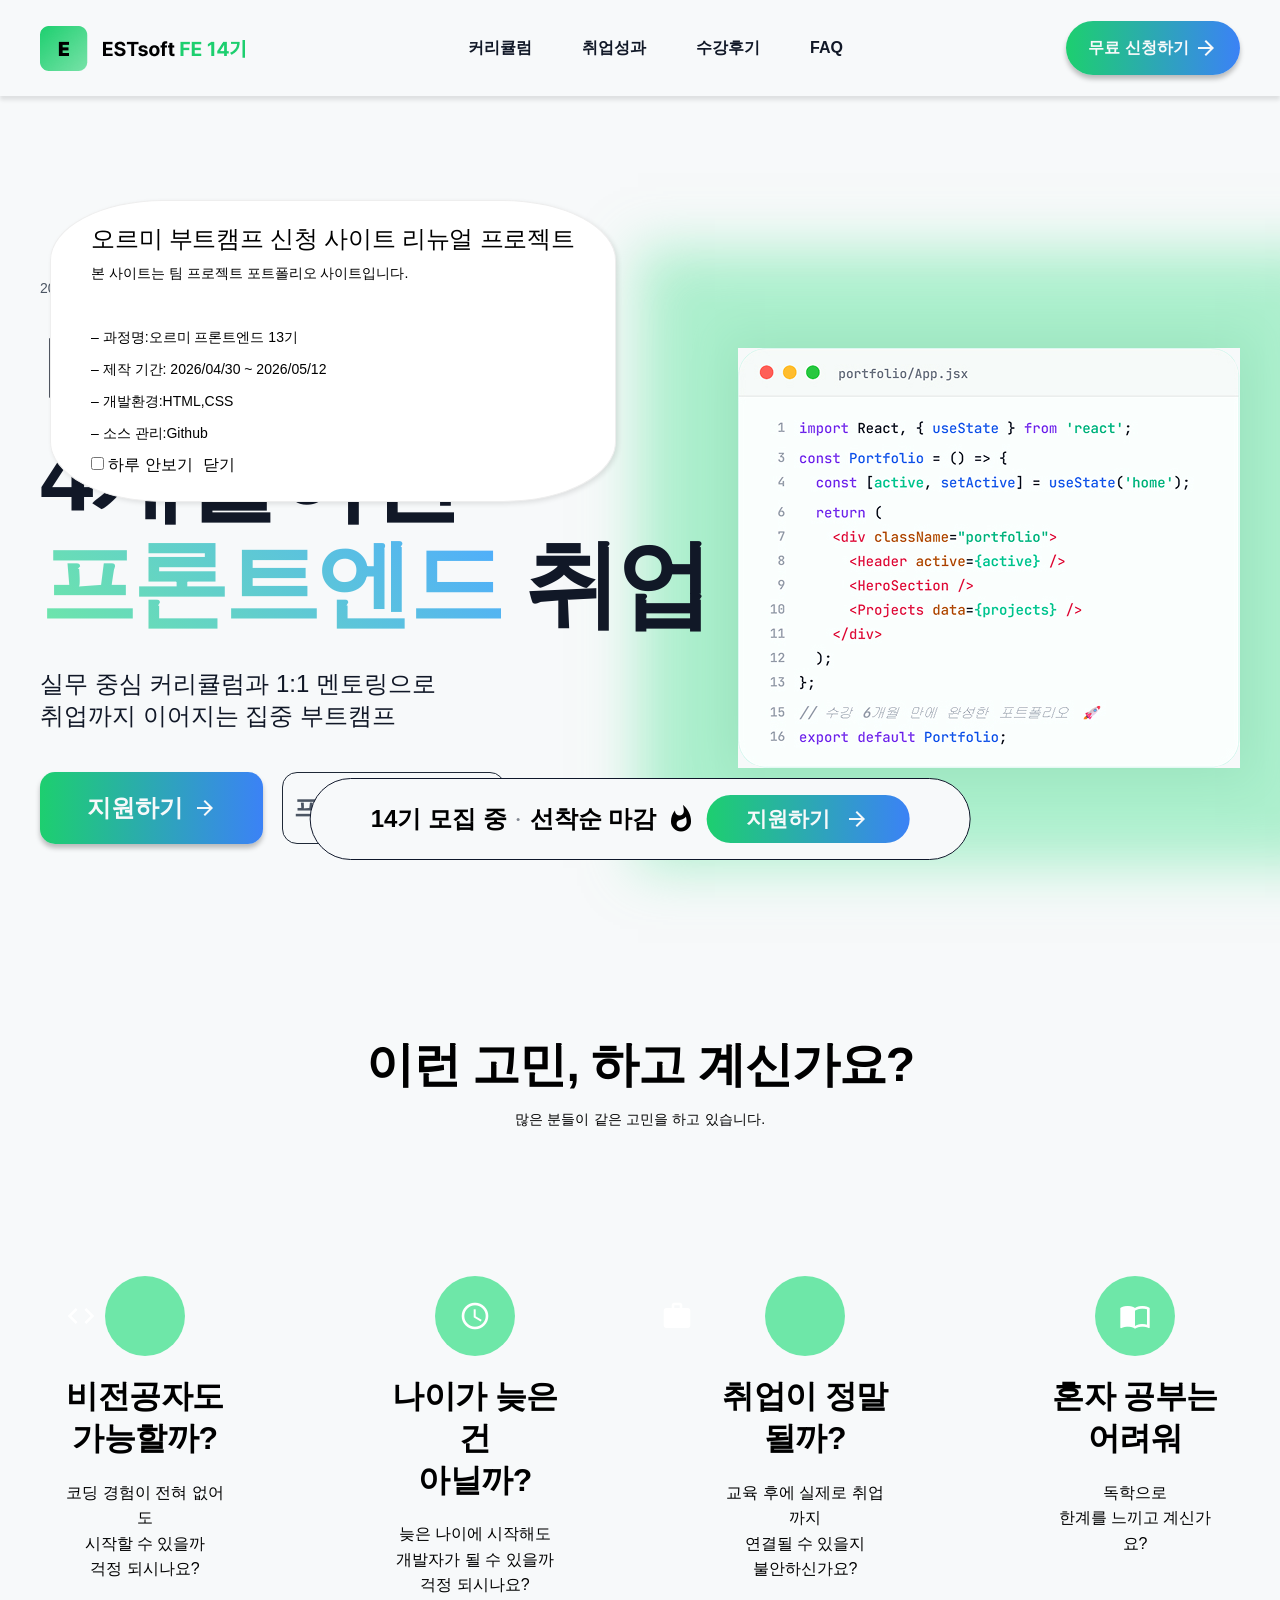
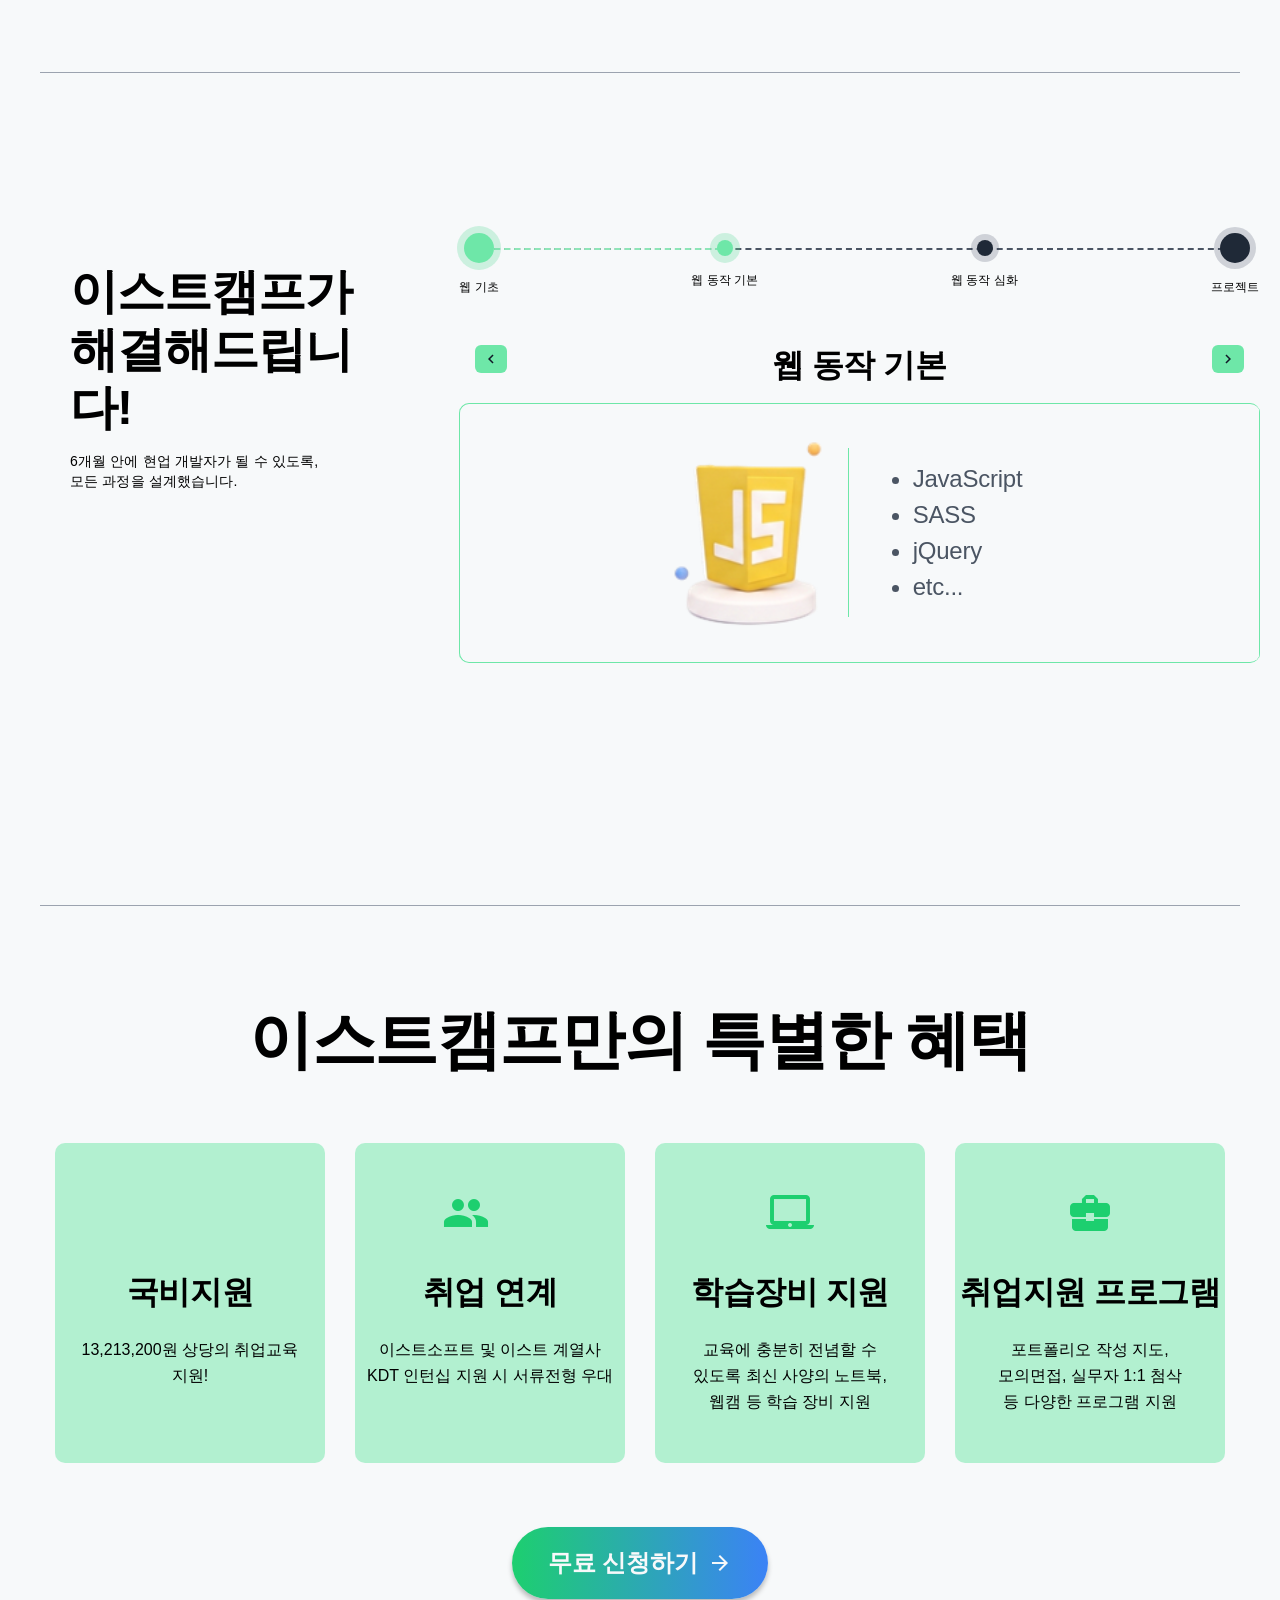
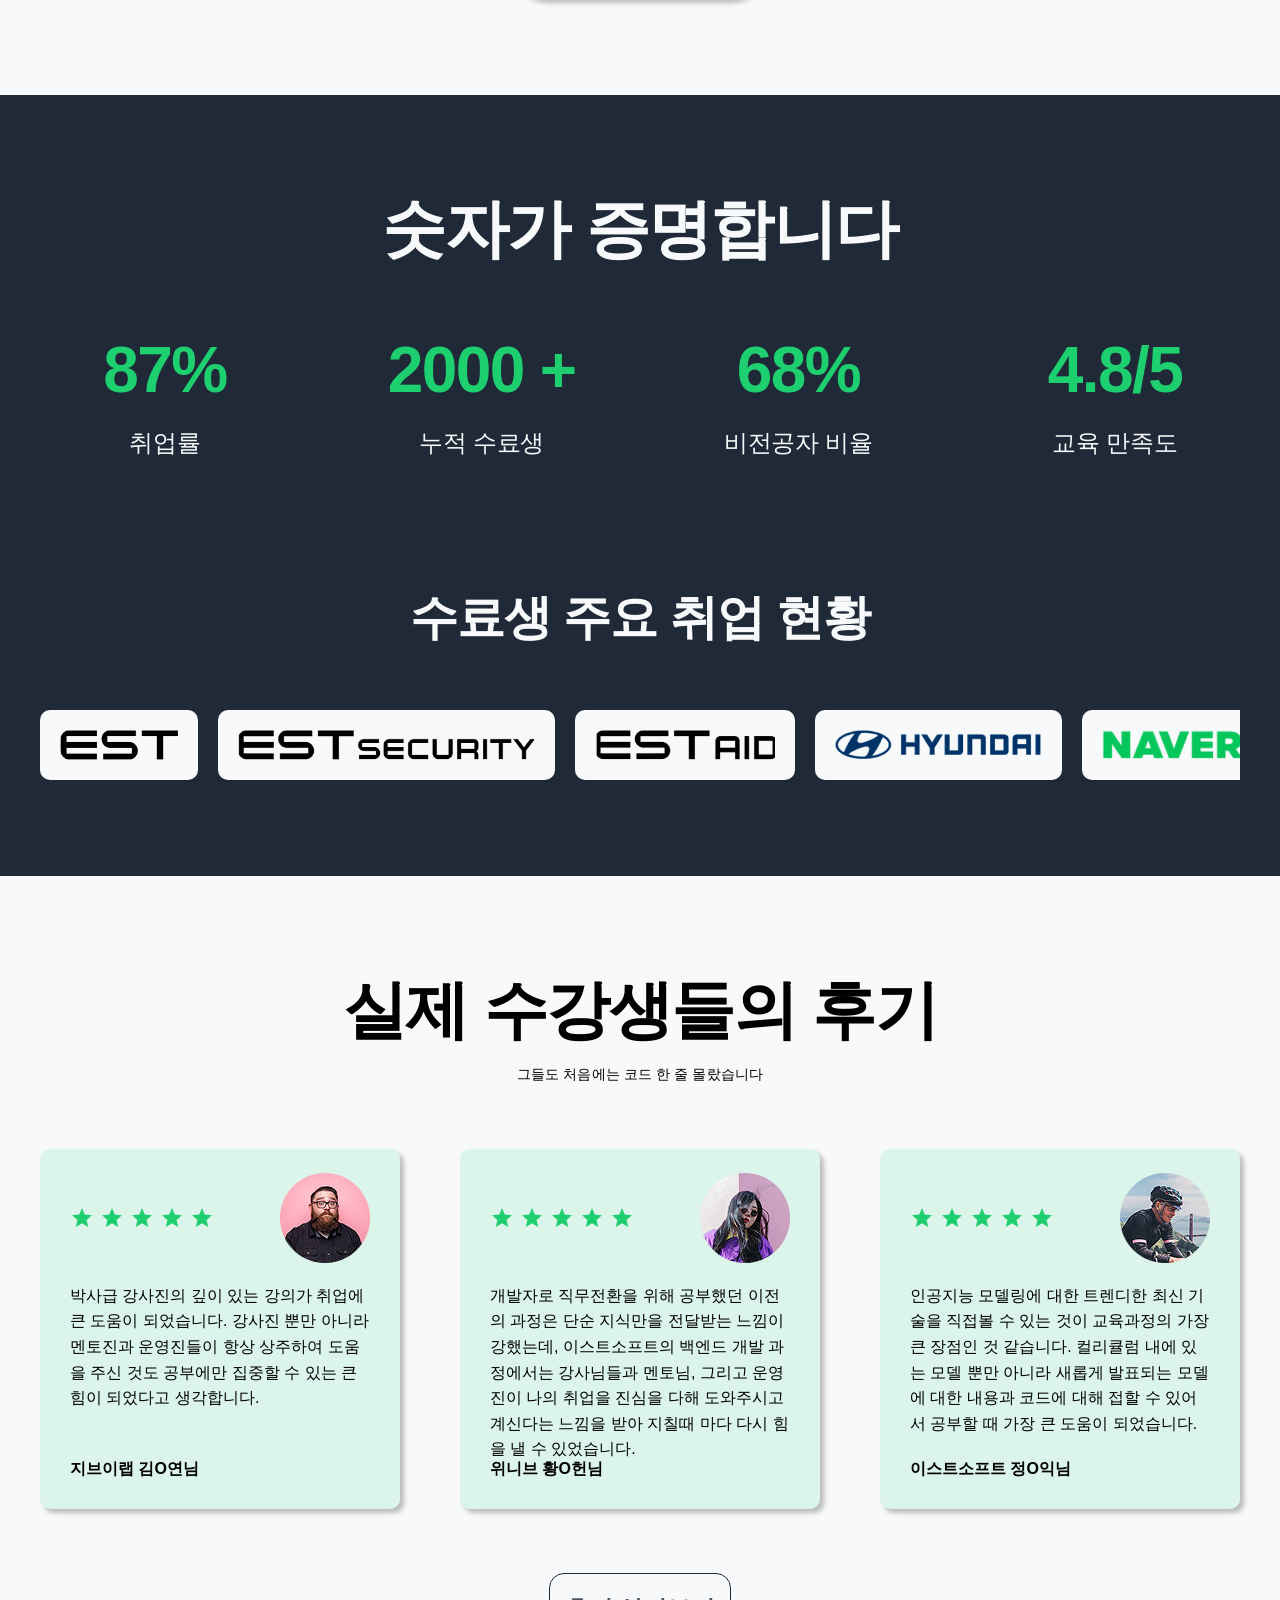
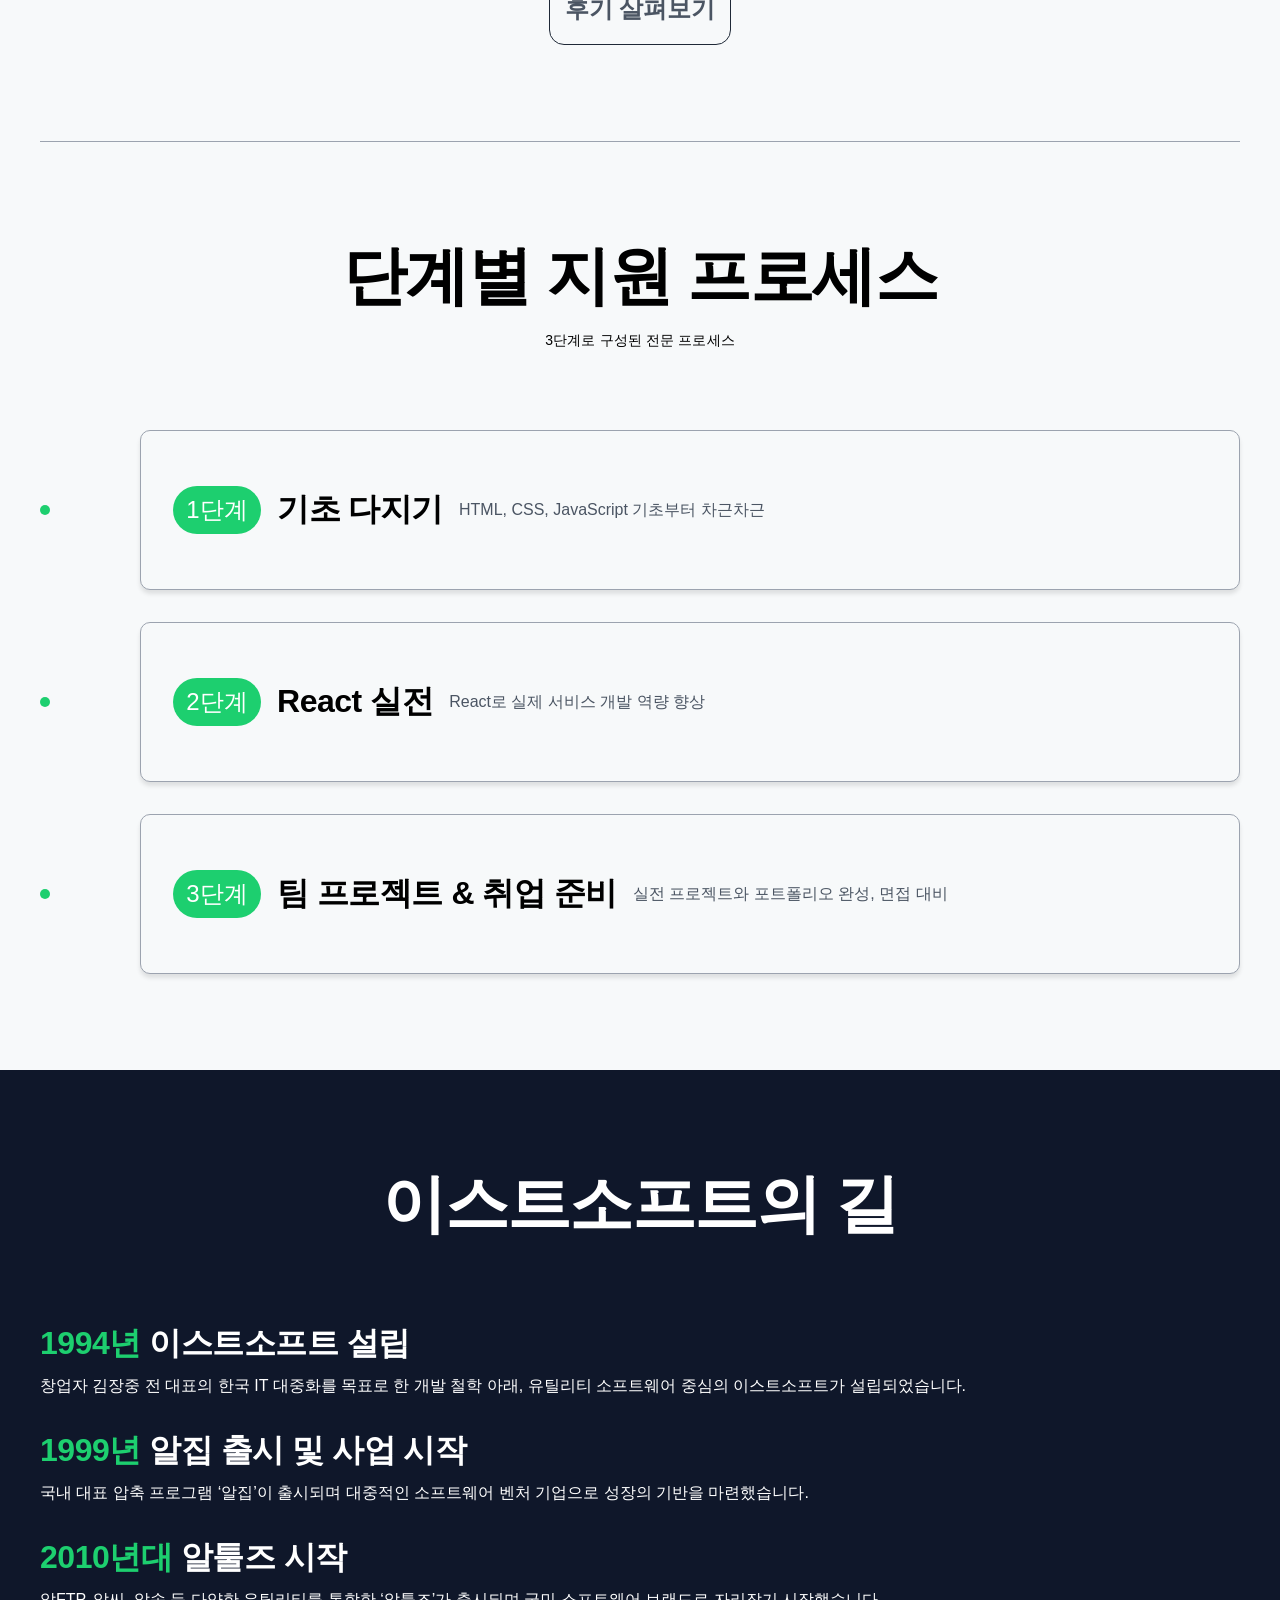
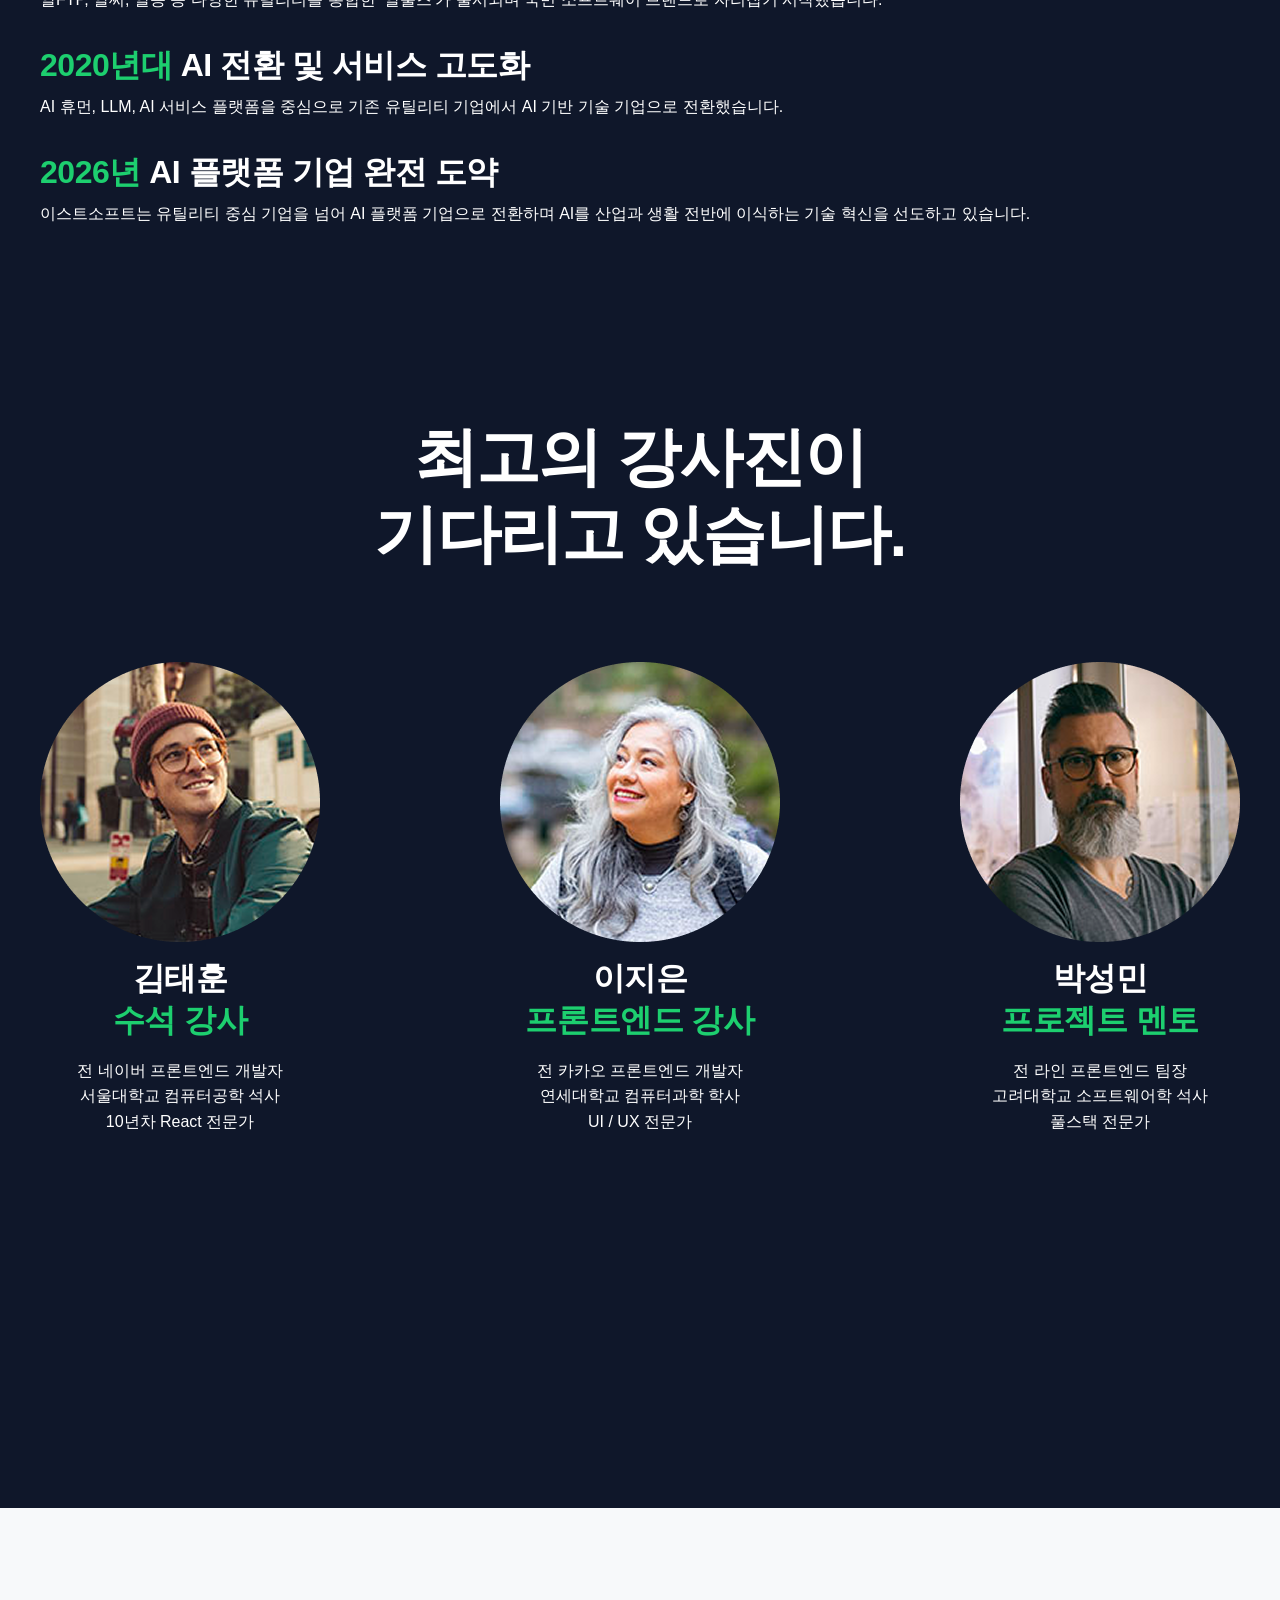
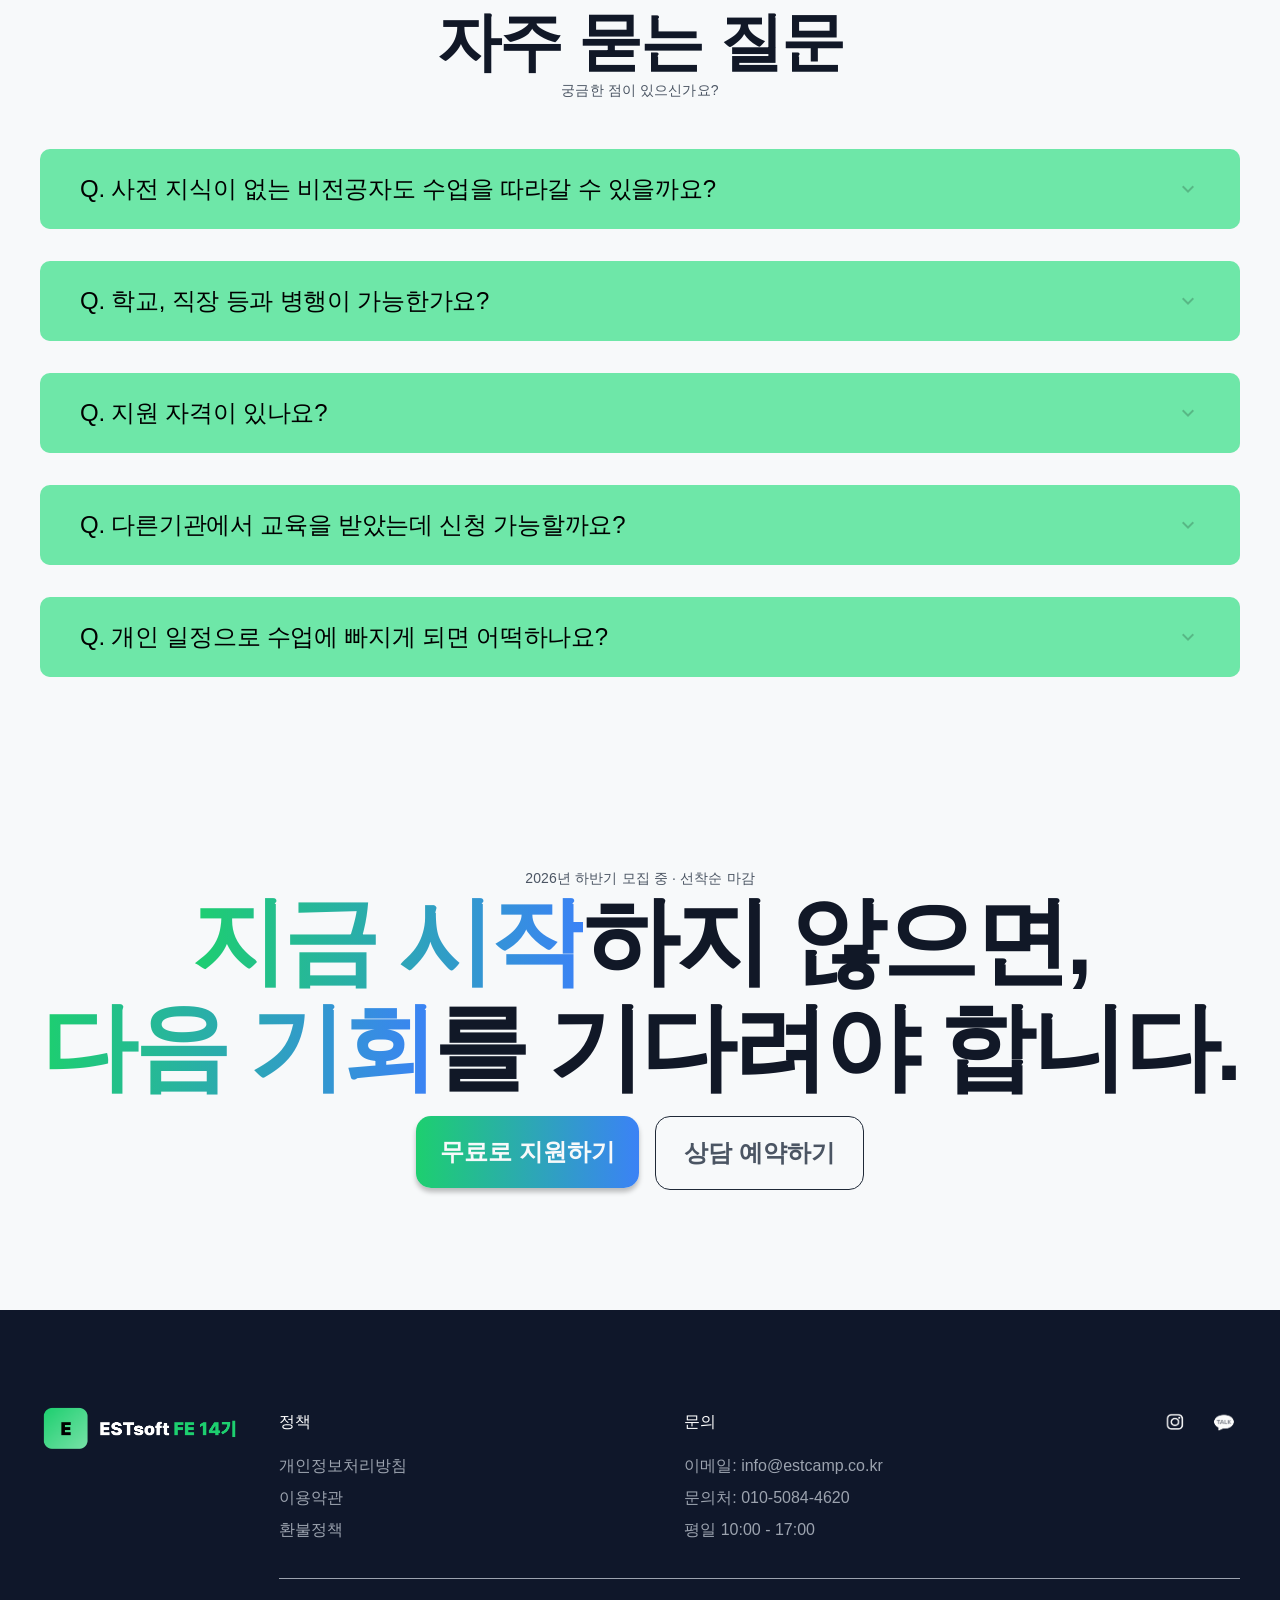
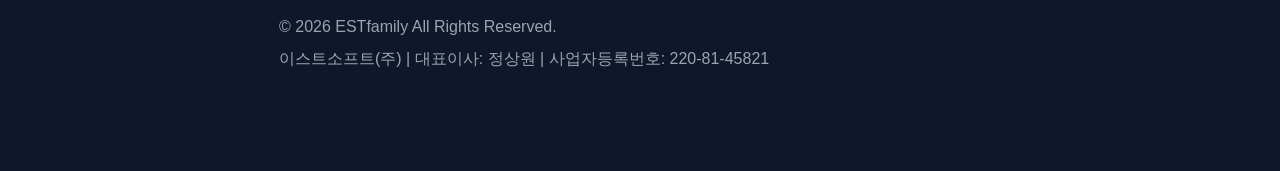
<file: index.html>
<!doctype html>
<html lang="ko">
  <head>
    <meta charset="UTF-8" />
    <meta name="viewport" content="width=device-width, initial-scale=1.0" />
    <title>이스트캠프 | 프론트엔드 14기</title>
    <meta
      name="description"
      content="이스트소프트 프론트엔드 과정 13기 1차 프로젝트 정적인 웹사이트 구현하기"
    />
    <link href="https://fonts.googleapis.com/icon?family=Material+Icons" rel="stylesheet" />
    <link rel="stylesheet" href="css/common.css" />
    <link rel="stylesheet" href="css/index.css" />
    <link rel="stylesheet" href="css/flex-utility.css" />
    <link rel="stylesheet" href="css/responsive.css" />
    <script defer src="js/index.js"></script>
  </head>
  <body>
    <!-- 김찬희 -->
    <header>
      <div class="container d-flex justify-content-between align-items-center">
        <input type="checkbox" id="menu-toggle" hidden />
        <h1 class="logo">
          <a href="index.html">
            <img src="images/Logo.png" alt="EST logo" />
            <span class="hidden">Logo</span>
          </a>
        </h1>
        <!-- <input type="checkbox" id="menu-toggle" hidden /> -->
        <nav>
          <ul class="d-flex align-items-center text-body-m">
            <li>
              <a href="#curriculum" class="nav-link active">커리큘럼</a>
            </li>
            <li>
              <a href="#result" class="nav-link">취업성과</a>
            </li>
            <li>
              <a href="#review" class="nav-link">수강후기</a>
            </li>
            <li class="nav-cta">
              <a href="#faq" class="nav-link">faq</a>
            </li>
          </ul>
          <div class="nav-btn">
            <a href="" class="btn btn-small">
              <span>무료 신청하기</span>
              <span class="material-icons arrow">arrow_forward</span>
            </a>
          </div>
        </nav>
        <label for="menu-toggle" class="material-icons menu"> menu </label>
        <label for="menu-toggle" class="material-icons close"> close </label>
      </div>
    </header>
    <!-- <div class="nav-overlay"></div> -->
    <nav>
      <div class="nav-panel">
        <ul class="d-flex align-items-center text-body-m">
          <li>
            <a href="#curriculum" class="nav-link active">커리큘럼</a>
          </li>
          <li>
            <a href="#result" class="nav-link">취업성과</a>
          </li>
          <li>
            <a href="#review" class="nav-link">수강후기</a>
          </li>
          <li class="nav-cta">
            <a href="#faq" class="nav-link">faq</a>
          </li>
        </ul>
        <div class="nav-btn">
          <a href="" class="btn btn-small">
            <span>무료 신청하기</span>
            <span class="material-icons arrow">arrow_forward</span>
          </a>
        </div>
      </div>
    </nav>
    <main>
      <!-- popup -->
     <div class="popup" id="popup">
      <h2 class="text-body-l">오르미 부트캠프 신청 사이트 리뉴얼 프로젝트</h2>
      <p>본 사이트는 팀 프로젝트 포트폴리오 사이트입니다.</p>
      </br>
      <p>&ndash; 과정명:오르미 프론트엔드 13기</p>
      <p>&ndash; 제작 기간: 2026/04/30 ~ 2026/05/12</p>
      <p>&ndash; 개발환경:HTML,CSS</p>
      <p>&ndash; 소스 관리:Github</p>
      </hr class="container">
      <input type="checkbox" id="agree" />
      <label for="agree">하루 안보기</label>
      <button>닫기</button>
     </div>
      <section class="hero inner-pd">
        <div class="container d-flex justify-content-between align-items-center">
          <div class="title-text">
            <span>2025년 하반기 모집 중 &middot; 선착순 마감</span>
            <h2 class="text-heading2">
              비전공자도,
              <br />
              4개월이면
              <br />
              <span>프론트엔드</span> 취업
            </h2>
            <p>실무 중심 커리큘럼과 1:1 멘토링으로</p>
            <p>취업까지 이어지는 집중 부트캠프</p>
            <div class="hero-btn-group">
              <a href="" class="btn btn-rec">
                <span>지원하기</span>
                <span class="material-icons arrow">arrow_forward</span>
              </a>
              <a href="" class="btn-detail">
                <span>프로그램 살펴보기</span>
              </a>
            </div>
          </div>
          <img src="images/hero.png" alt="" />
        </div>
      </section>
      <!-- /김찬희 -->
      <!-- 김정우 -->
      <section class="problem">
        <div class="container d-flex flex-column align-items-center">
          <h2 class="hidden">문제 제기</h2>
          <div class="title d-flex flex-column align-items-center g-1">
            <h3 class="text-heading5">이런 고민, 하고 계신가요?</h3>
            <p class="text-caption">많은 분들이 같은 고민을 하고 있습니다.</p>
          </div>

          <ul class="question d-flex justify-content-between align-items-center">
            <li class="question-container">
              <ul class="question-list d-flex flex-column align-items-center">
                <li>
                  <h3>
                    <span class="material-icons">code_off</span>
                  </h3>
                </li>
                <li>
                  <h4 class="text-heading6">
                    비전공자도 <br />
                    가능할까?
                  </h4>
                </li>
                <li>
                  <p class="text-body-m">
                    코딩 경험이 전혀 없어도 <br />
                    시작할 수 있을까 <br />
                    걱정 되시나요?
                  </p>
                </li>
              </ul>
            </li>
            <li class="question-container">
              <ul class="question-list d-flex flex-column align-items-center">
                <li>
                  <h3>
                    <span class="material-icons">access_time</span>
                  </h3>
                </li>
                <li>
                  <h4 class="text-heading6">
                    나이가 늦은건 <br />
                    아닐까?
                  </h4>
                </li>
                <li>
                  <p class="text-body-m">
                    늦은 나이에 시작해도 <br />
                    개발자가 될 수 있을까 <br />
                    걱정 되시나요?
                  </p>
                </li>
              </ul>
            </li>
            <li class="question-container">
              <ul class="question-list d-flex flex-column align-items-center">
                <li>
                  <h3>
                    <span class="material-icons">work_outline</span>
                  </h3>
                </li>
                <li>
                  <h4 class="text-heading6">
                    취업이 정말 <br />
                    될까?
                  </h4>
                </li>
                <li>
                  <p class="text-body-m">
                    교육 후에 실제로 취업까지 <br />
                    연결될 수 있을지 <br />
                    불안하신가요?
                  </p>
                </li>
              </ul>
            </li>
            <li class="question-container">
              <ul class="question-list d-flex flex-column align-items-center">
                <li>
                  <h3>
                    <span class="material-icons">import_contacts</span>
                  </h3>
                </li>
                <li>
                  <h4 class="text-heading6">
                    혼자 공부는 <br />
                    어려워
                  </h4>
                </li>
                <li>
                  <p class="text-body-m">
                    독학으로 <br />
                    한계를 느끼고 계신가요?
                  </p>
                </li>
              </ul>
            </li>
          </ul>
        </div>
      </section>
      <hr class="container" />
      <section id="curriculum" class="program">
        <div class="container d-flex">
          <h2 class="hidden">프로그램 소개</h2>
          <div class="title d-flex flex-column g-1">
            <h3 class="text-heading5">
              이스트캠프가
              <br />
              해결해드립니다!
            </h3>
            <p class="text-caption">
              6개월 안에 현업 개발자가 될 수 있도록, <br />
              모든 과정을 설계했습니다.
            </p>
          </div>
          <div class="program-list d-flex flex-column">
            <div>
              <ul class="progress d-flex align-items-start justify-content-between">
                <li class="active">
                  <ul class="progress-dot d-flex flex-column align-items-center">
                    <li class="circle"></li>
                    <li class="text-caption">웹 기초</li>
                  </ul>
                </li>

                <li class="active">
                  <ul class="progress-dot d-flex flex-column align-items-center">
                    <li class="circle small"></li>
                    <li class="text-caption">웹 동작 기본</li>
                  </ul>
                </li>

                <li>
                  <ul class="progress-dot d-flex flex-column align-items-center">
                    <li class="circle small"></li>
                    <li class="text-caption">웹 동작 심화</li>
                  </ul>
                </li>

                <li>
                  <ul class="progress-dot d-flex flex-column align-items-center">
                    <li class="circle"></li>
                    <li class="text-caption">프로젝트</li>
                  </ul>
                </li>
              </ul>
            </div>

            <div class="sliderwrap">
              <ul class="slidercontainer">
                <li class="d-flex align-items-center text-center">
                  <ul class="slider d-flex flex-column">
                    <li class="text-heading6">웹 기초</li>
                    <li>
                      <ul
                        class="slider-content d-flex align-items-center justify-content-center text-center"
                      >
                        <li><img src="images/CSS_HTML_img.png" alt="html,css" /></li>
                        <li class="divider"></li>
                        <li>
                          <ul class="list-decoration text-left">
                            <li class="text-body-l">HTML</li>
                            <li class="text-body-l">CSS</li>
                            <li class="text-body-l">GitHub초급</li>
                            <li class="text-body-l">Figma</li>
                          </ul>
                        </li>
                      </ul>
                    </li>
                  </ul>
                  <ul class="slider d-flex flex-column">
                    <li class="text-heading6">웹 동작 기본</li>
                    <li>
                      <ul
                        class="slider-content d-flex align-items-center justify-content-center text-center"
                      >
                        <li><img src="images/JS_img.png" alt="javascript" /></li>
                        <li class="divider"></li>
                        <li>
                          <ul class="list-decoration text-left">
                            <li class="text-body-l">JavaScript</li>
                            <li class="text-body-l">SASS</li>
                            <li class="text-body-l">jQuery</li>
                            <li class="text-body-l">etc...</li>
                          </ul>
                        </li>
                      </ul>
                    </li>
                  </ul>
                  <ul class="slider d-flex flex-column">
                    <li class="text-heading6">웹 동작 심화</li>
                    <li>
                      <ul
                        class="slider-content d-flex align-items-center justify-content-center text-center"
                      >
                        <li><img src="images/React_img.png" alt="react" /></li>
                        <li class="divider"></li>
                        <li>
                          <ul class="list-decoration text-left">
                            <li class="text-body-l">React.js</li>
                            <li class="text-body-l">GitHub 중급</li>
                            <li class="text-body-l">Firebase</li>
                            <li class="text-body-l">etc...</li>
                          </ul>
                        </li>
                      </ul>
                    </li>
                  </ul>
                  <ul class="slider d-flex flex-column">
                    <li class="text-heading6">프로젝트</li>
                    <li>
                      <ul
                        class="slider-content d-flex align-items-center justify-content-center text-center"
                      >
                        <li><img src="images/Project_img.png" alt="project" /></li>
                        <li class="divider"></li>
                        <li>
                          <ul class="list-decoration text-left">
                            <li class="text-body-l">HTML/CSS</li>
                            <li class="text-body-l">JS 프로젝트 추가</li>
                            <li class="text-body-l">React 추가</li>
                          </ul>
                        </li>
                      </ul>
                    </li>
                  </ul>
                </li>
              </ul>
              <button class="slider-button prev">
                <span class="material-icons">chevron_left</span>
              </button>
              <button class="slider-button next">
                <span class="material-icons">chevron_right</span>
              </button>
            </div>
          </div>
        </div>
      </section>
      <!-- /김정우 -->
      <hr class="container" />
      <!-- 최정원 -->
      <section class="benefit inner-pd">
        <div class="container d-flex flex-column align-items-center justify-content-center g-3">
          <h2 class="text-heading4">이스트캠프만의 특별한 혜택</h2>
          <div class="benefit-cards">
            <ul class="d-flex text-center">
              <li>
                <div class="benefit-icon">
                  <span class="material-icons">paid</span>
                </div>
                <p class="text-heading6">국비지원</p>
                <p class="text-body-m">13,213,200원 상당의 취업교육 지원!</p>
              </li>
              <li>
                <div class="benefit-icon">
                  <span class="material-icons">groups</span>
                </div>
                <p class="text-heading6">취업 연계</p>
                <p class="text-body-m">
                  이스트소프트 및 이스트 계열사 KDT 인턴십 지원 시 서류전형 우대
                </p>
              </li>
              <li>
                <div class="benefit-icon">
                  <span class="material-icons">laptop_mac</span>
                </div>
                <p class="text-heading6">학습장비 지원</p>
                <p class="text-body-m">
                  교육에 충분히 전념할 수 있도록 최신 사양의 노트북, 웹캠 등 학습 장비 지원
                </p>
              </li>
              <li>
                <div class="benefit-icon">
                  <span class="material-icons">business_center</span>
                </div>
                <p class="text-heading6">취업지원 프로그램</p>
                <p class="text-body-m">
                  포트폴리오 작성 지도, 모의면접, 실무자 1:1 첨삭 등 다양한 프로그램 지원
                </p>
              </li>
            </ul>
          </div>
          <a href="#" class="btn btn-big">
            <span>무료 신청하기</span>
            <span class="material-icons arrow">arrow_forward</span>
          </a>
        </div>
      </section>
      <section id="result" class="result d-flex flex-column inner-pd">
        <div class="container d-flex flex-column align-items-center justify-content-center g-3">
          <h2 class="text-heading4">숫자가 증명합니다</h2>
          <ul class="resultList d-flex justify-content-between text-center">
            <li class="d-flex flex-column g-1">
              <p class="text-heading4">87%</p>
              <p class="text-body-l">취업률</p>
            </li>
            <li class="d-flex flex-column g-1">
              <p class="text-heading4">2000 +</p>
              <p class="text-body-l">누적 수료생</p>
            </li>
            <li class="d-flex flex-column g-1">
              <p class="text-heading4">68%</p>
              <p class="text-body-l">비전공자 비율</p>
            </li>
            <li class="d-flex flex-column g-1">
              <p class="text-heading4">4.8/5</p>
              <p class="text-body-l">교육 만족도</p>
            </li>
          </ul>
        </div>
        <div
          class="company-slide-wrap container d-flex flex-column align-items-center justify-content-center g-3"
        >
          <h3 class="text-heading5">수료생 주요 취업 현황</h3>
          <div class="companySlide d-flex">
            <img src="images/Slide_EST.png" alt="EST" />
            <img src="images/Slide_ESTSecurity.png" alt="EST Security" />
            <img src="images/Slide_ESTAid.png" alt="EST Aid" />
            <img src="images/Slide_HYUNDAI.png" alt="HYUNDAI" />
            <img src="images/Slide_NAVERCloud.png" alt="NAVER Cloud" />
            <img src="images/Slide_InBody.png" alt="InBody" />
            <img src="images/Slide_EST.png" alt="EST" />
            <img src="images/Slide_ESTSecurity.png" alt="EST Security" />
            <img src="images/Slide_ESTAid.png" alt="EST Aid" />
            <img src="images/Slide_HYUNDAI.png" alt="HYUNDAI" />
            <img src="images/Slide_NAVERCloud.png" alt="NAVER Cloud" />
            <img src="images/Slide_InBody.png" alt="InBody" />
          </div>
        </div>
      </section>
      <!-- /최정원 -->
      <!-- 김윤수 -->
      <section id="review" class="review d-flex flex-column inner-pd g-3">
        <div class="container d-flex flex-column align-items-center justify-content-center g-1">
          <h2 class="text-heading4">실제 수강생들의 후기</h2>
          <p class="text-caption">그들도 처음에는 코드 한 줄 몰랐습니다</p>
        </div>
        <div class="container d-flex align-items-center justify-content-between">
          <div class="student-profile">
            <div class="scope-head">
              <span class="material-icons">star star star star star</span>
              <img src="images/student_1.png" alt="" />
            </div>
            <p class="text-body-m student-comment">
              박사급 강사진의 깊이 있는 강의가 취업에 큰 도움이 되었습니다. 강사진 뿐만 아니라
              멘토진과 운영진들이 항상 상주하여 도움을 주신 것도 공부에만 집중할 수 있는 큰 힘이
              되었다고 생각합니다.
            </p>
            <div class="student-name">
              <p>지브이랩 김O연님</p>
            </div>
          </div>
          <div class="student-profile">
            <div class="scope-head">
              <span class="material-icons">star star star star star</span>
              <img src="images/student_2.png" alt="" />
            </div>
            <p class="text-body-m student-comment">
              개발자로 직무전환을 위해 공부했던 이전의 과정은 단순 지식만을 전달받는 느낌이
              강했는데, 이스트소프트의 백엔드 개발 과정에서는 강사님들과 멘토님, 그리고 운영진이
              나의 취업을 진심을 다해 도와주시고 계신다는 느낌을 받아 지칠때 마다 다시 힘을 낼 수
              있었습니다.
            </p>
            <div class="student-name">
              <p>위니브 황O헌님</p>
            </div>
          </div>
          <div class="student-profile">
            <div class="scope-head">
              <span class="material-icons">star star star star star</span>
              <img src="images/student_3.png" alt="" />
            </div>
            <p class="text-body-m student-comment">
              인공지능 모델링에 대한 트렌디한 최신 기술을 직접볼 수 있는 것이 교육과정의 가장 큰
              장점인 것 같습니다. 컬리큘럼 내에 있는 모델 뿐만 아니라 새롭게 발표되는 모델에 대한
              내용과 코드에 대해 접할 수 있어서 공부할 때 가장 큰 도움이 되었습니다.
            </p>
            <div class="student-name">
              <p>이스트소프트 정O익님</p>
            </div>
          </div>
        </div>
        <div class="container d-flex justify-content-center">
          <a href="" class="btn-detail more-review">후기 살펴보기</a>
        </div>
      </section>
      <hr class="container" />
      <section class="process inner-pd">
        <div class="container d-flex flex-column align-items-center justify-content-center">
          <div class="container process_area g-1">
            <h2 class="text-heading4">단계별 지원 프로세스</h2>
            <p class="text-caption">3단계로 구성된 전문 프로세스</p>
          </div>
          <div class="container process_area g-2">
            <div class="process_cell">
              <div class="process_circle"></div>
              <div class="process_card">
                <div class="process_step"><p>1단계</p></div>
                <h3 class="text-heading6">기초 다지기</h3>
                <p class="text-body-m">HTML, CSS, JavaScript 기초부터 차근차근</p>
              </div>
            </div>
            <div class="process_cell">
              <div class="process_circle"></div>
              <div class="process_card">
                <div class="process_step"><p>2단계</p></div>
                <h3 class="text-heading6">React 실전</h3>
                <p class="text-body-m">React로 실제 서비스 개발 역량 향상</p>
              </div>
            </div>
            <div class="process_cell">
              <div class="process_circle"></div>
              <div class="process_card">
                <div class="process_step"><p>3단계</p></div>
                <h3 class="text-heading6">팀 프로젝트 &amp; 취업 준비</h3>
                <p class="text-body-m">실전 프로젝트와 포트폴리오 완성, 면접 대비</p>
              </div>
            </div>
          </div>
        </div>
      </section>
      <!-- /김윤수 -->

      <!-- 김소영 -->
      <!-- 회사 소개 -->
      <section class="company inner-pd">
        <div class="container d-flex flex-column">
          <h2 class="text-heading4 text-center">이스트소프트의 길</h2>

          <div class="company-list d-flex flex-column g-2">
            <div class="company-item">
              <h3 class="text-heading6">
                <span class="year">1994년</span>
                이스트소프트 설립
              </h3>
              <p class="text-body-m">
                창업자 김장중 전 대표의 한국 IT 대중화를 목표로 한 개발 철학 아래, 유틸리티
                소프트웨어 중심의 이스트소프트가 설립되었습니다.
              </p>
            </div>

            <div class="company-item">
              <h3 class="text-heading6">
                <span class="year">1999년</span>
                알집 출시 및 사업 시작
              </h3>
              <p class="text-body-m">
                국내 대표 압축 프로그램 ‘알집’이 출시되며 대중적인 소프트웨어 벤처 기업으로 성장의
                기반을 마련했습니다.
              </p>
            </div>

            <div class="company-item">
              <h3 class="text-heading6">
                <span class="year">2010년대</span>
                알툴즈 시작
              </h3>
              <p class="text-body-m">
                알FTP, 알씨, 알송 등 다양한 유틸리티를 통합한 ‘알툴즈’가 출시되며 국민 소프트웨어
                브랜드로 자리잡기 시작했습니다.
              </p>
            </div>

            <div class="company-item">
              <h3 class="text-heading6">
                <span class="year">2020년대</span>
                AI 전환 및 서비스 고도화
              </h3>
              <p class="text-body-m">
                AI 휴먼, LLM, AI 서비스 플랫폼을 중심으로 기존 유틸리티 기업에서 AI 기반 기술
                기업으로 전환했습니다.
              </p>
            </div>

            <div class="company-item">
              <h3 class="text-heading6">
                <span class="year">2026년</span>
                AI 플랫폼 기업 완전 도약
              </h3>
              <p class="text-body-m">
                이스트소프트는 유틸리티 중심 기업을 넘어 AI 플랫폼 기업으로 전환하며 AI를 산업과
                생활 전반에 이식하는 기술 혁신을 선도하고 있습니다.
              </p>
            </div>
          </div>
        </div>
      </section>

      <!-- 강사진 소개 -->
      <section class="lecturer inner-pd">
        <div class="container d-flex flex-column">
          <h2 class="text-center text-heading4">
            최고의 강사진이<span class="mobile-br"><br /></span> 기다리고 있습니다.
          </h2>

          <div class="instructor-list d-flex text-center justify-content-between">
            <div class="instructor-card d-flex flex-column align-items-center g-1">
              <img src="./images/lecturer_1.png" alt="김태훈 강사 프로필" />
              <div class="instructor-text">
                <h3 class="instructor-name text-heading6">김태훈</h3>
                <h4 class="instructor-role text-heading6">수석 강사</h4>
              </div>
              <div class="text-body-m instructor-info">
                <p>전 네이버 프론트엔드 개발자</p>
                <p>서울대학교 컴퓨터공학 석사</p>
                <p>10년차 React 전문가</p>
              </div>
            </div>
            <div class="instructor-card d-flex flex-column align-items-center g-1">
              <img src="./images/lecturer_2.png" alt="이지은 강사 프로필" />
              <div class="instructor-text">
                <h3 class="text-heading6 instructor-name">이지은</h3>
                <h4 class="text-heading6 instructor-role">프론트엔드 강사</h4>
              </div>
              <div class="text-body-m instructor-info">
                <p>전 카카오 프론트엔드 개발자</p>
                <p>연세대학교 컴퓨터과학 학사</p>
                <p>UI / UX 전문가</p>
              </div>
            </div>
            <div class="instructor-card d-flex flex-column align-items-center g-1">
              <img src="./images/lecturer_3.png" alt="박성민 강사 프로필" />
              <div class="instructor-text">
                <h3 class="text-heading6 instructor-name">박성민</h3>
                <h4 class="text-heading6 instructor-role">프로젝트 멘토</h4>
              </div>
              <div class="text-body-m instructor-info">
                <p>전 라인 프론트엔드 팀장</p>
                <p>고려대학교 소프트웨어학 석사</p>
                <p>풀스택 전문가</p>
              </div>
            </div>
          </div>
        </div>
      </section>
      <section id="faq" class="faq inner-pd">
        <div class="container">
          <div class="faq-header text-center">
            <h2 class="text-heading4">자주 묻는 질문</h2>
            <p class="text-caption expand_more">궁금한 점이 있으신가요?</p>
          </div>
          <div class="faq-list">
            <!-- 질문 1 -->
            <div class="faq-item">
              <h3 class="faq-question text-body-l">
                Q. 사전 지식이 없는 비전공자도 수업을 따라갈 수 있을까요?
                <span class="material-icons expand_more">expand_more</span>
              </h3>
            </div>

            <!-- 질문 2 -->
            <div class="faq-item">
              <h3 class="faq-question text-body-l">
                Q. 학교, 직장 등과 병행이 가능한가요?
                <span class="material-icons expand_more">expand_more</span>
              </h3>
            </div>

            <!-- 질문 3 -->
            <div class="faq-item">
              <h3 class="faq-question text-body-l">
                Q. 지원 자격이 있나요?
                <span class="material-icons expand_more">expand_more</span>
              </h3>
            </div>

            <!-- 질문 4 -->
            <div class="faq-item">
              <h3 class="faq-question text-body-l">
                Q. 다른기관에서 교육을 받았는데 신청 가능할까요?
                <span class="material-icons expand_more">expand_more</span>
              </h3>
            </div>

            <!-- 질문 5 -->
            <div class="faq-item">
              <h3 class="faq-question text-body-l">
                Q. 개인 일정으로 수업에 빠지게 되면 어떡하나요?
                <span class="material-icons expand_more">expand_more</span>
              </h3>
            </div>
          </div>
        </div>
      </section>
      <!-- CTA Section -->
      <section class="cta inner-pd">
        <div class="container">
          <div class="cta-content d-flex flex-column align-items-center text-center">
            <p class="cta-label text-caption">2026년 하반기 모집 중 · 선착순 마감</p>
            <h2 class="cta-title text-heading2 justify-content-center">
              <span class="gradient-cta">지금 시작</span>하지 않으면,<br />
              <span class="gradient-cta">다음 기회</span>를 기다려야 합니다.
            </h2>
          </div>
          <div class="cta-button-group cta-button-group d-flex justify-content-center g-1">
            <a href="#" class="btn btn-rec justify-content-center">
              <span>무료로 지원하기</span>
            </a>
            <a href="#" class="btn-detail">상담 예약하기</a>
          </div>
        </div>
      </section>
      <!-- sticky -->
      <div class="sticky">
        14기 모집 중
        <div class="circle3px"></div>
        선착순 마감
        <span class="material-icons">whatshot</span>
        <a href="#" class="btn btn-sticky">
          <span>지원하기</span>
          <span class="material-icons arrow">arrow_forward</span>
        </a>
      </div>
    </main>
    <!-- 푸터 -->
    <footer>
      <div class="container">
        <div class="footer-content d-flex">
          <div class="footer-logo">
            <img src="./images/logo_w.png" alt="이스트소프트 로고" />
          </div>
          <div class="footer-right d-flex flex-column">
            <div class="footer-top d-flex justify-content-between">
              <div class="footer-policy-wrap d-flex">
                <p>정책</p>
                <ul class="footer-policy d-flex flex-column">
                  <li><a href="#">개인정보처리방침</a></li>
                  <li><a href="#">이용약관</a></li>
                  <li><a href="#">환불정책</a></li>
                </ul>
              </div>
              <div class="footer-contact d-flex">
                <p>문의</p>
                <ul class="d-flex flex-column">
                  <li>이메일: info@estcamp.co.kr</li>
                  <li>문의처: 010-5084-4620</li>
                  <li>평일 10:00 - 17:00</li>
                </ul>
              </div>
              <div class="footer-sns d-flex g-1">
                <a href="#">
                  <img src="./images/Instagram.png" alt="인스타그램" />
                </a>
                <a href="#">
                  <img src="./images/kakao.png" alt="카카오톡" />
                </a>
              </div>
            </div>
            <div class="footer-bottom">
              <p>© 2026 ESTfamily All Rights Reserved.</p>
              <p>이스트소프트(주) | 대표이사: 정상원 | 사업자등록번호: 220-81-45821</p>
            </div>
          </div>
        </div>
      </div>
    </footer>
  </body>
</html>
</file>
<file: css/index.css>
/* 헤더 - 김찬희 */
header {
  position: fixed;
  top: 0;
  left: 0;
  width: 100%;
  height: 96px;
  box-sizing: border-box;
  display: flex;
  z-index: 5;
  padding: calc(var(--base-unit) * 0.28);
  background: var(--background);
  box-shadow: 0 4px 4px rgba(0, 0, 0, 0.1);
}
nav {
  display: flex;
  align-items: center;
  gap: 223px;
}
nav ul {
  display: flex;
  gap: 50px;
}
nav ul li a {
  font-weight: bold;
}
.nav-cta a {
  text-transform: uppercase;
}
.nav-btn {
  width: 174px;
  flex-shrink: 0;
  white-space: nowrap;
  display: flex;
}
.nav-btn .btn-small {
  width: 100%;
  box-sizing: border-box;
  justify-content: center;
}
#menu-toggle:checked ~ nav {
  display: flex;
}
.menu {
  display: none;
  background: none;
  border: none;
  cursor: pointer;
}
.menu,
.close {
  display: none;
}

/* 메인 : 히어로 - 김찬희 */
.hero {
  margin-top: 96px;
  background: var(--background);
}
.title-text {
  z-index: 1;
}
.title-text > span {
  font-size: calc(var(--base-font) * 0.875);
  color: var(--text-sub);
}
.title-text h2 {
  color: var(--text-main);
  margin: 16px 0 32px 0;
}
.title-text h2 > span {
  background: linear-gradient(45deg, #6ee7a8, #4facfe);
  background-clip: text;
  -webkit-background-clip: text;
  color: transparent;
}
.title-text p {
  font-size: var(--body-l);
  color: var(--text-main);
}
.hero-btn-group {
  display: flex;
  margin-top: 40px;
}
.title-text .btn-rec,
.title-text .btn-detail {
  width: 223px;
  flex-shrink: 0;
  white-space: nowrap;
  display: inline-flex;
  align-items: center;
  justify-content: center;
  box-sizing: border-box;
}
.title-text a:nth-of-type(1) {
  margin-right: 19px;
}
.hero img {
  box-shadow:
    0 0 50px 100px rgba(110, 231, 168, 0.5),
    0 0 50px 50px rgba(110, 231, 168, 0.15),
    0 0 50px 0 rgba(0, 0, 0, 0.15);
  animation: float 3s ease-in-out infinite;
}
@keyframes float {
  0%,
  100% {
    transform: translateY(0);
  }
  50% {
    transform: translateY(-15px);
  }
}

/*팝업*/
.popup{
  position: fixed;
  left: 50px;
  top: 200px;
  padding: 20px 40px;
  border: #eee 1px solid;
  border-radius: 20%;
  box-shadow: 2px 2px 5px rgba(0, 0, 0, 0.1);
  background: #fff;
  z-index: 10;
  display: none;
}
.popup > p{
font-size: var(--caption);
}
.popup > button:hover{
  cursor: pointer;
}
/* 메인 : 문제 제기 - 김정우 */
.problem {
  padding: 96px 0;
  gap: 30px;
  background-color: var(--background);
}

.problem > .container {
  gap: 120px;
}
.problem > .container > .title {
  height: 100px;
  gap: 16px;
}

.question {
  width: 100%;
  min-width: 853px;
  padding: 0 50px;
}

.question-container {
  width: 190px;
  height: 300px;
  gap: 20px;
  padding: 10px;
  text-align: center;
}

.question-list {
  gap: 20px;
  padding: 10px;
}

.question-list li > h3 {
  width: 80px;
  height: 80px;
  border-radius: 50%;
  color: var(--white);
  background-color: var(--primary-light);
  display: flex;
  align-items: center;
  justify-content: center;
  transition: 0.3s;
}
.question-list:hover li > h3 {
  background-color: var(--primary-hover);
  box-shadow: 4px 4px 4px #00000025;
}

.question-list li > h3 span {
  font-size: var(--base-unit);
}

/* 메인 : 프로그램 소개 - 김정우 */
.program {
  padding: 96px 0;
  background-color: var(--background);
}

.program > .container {
  gap: 32px;
  padding: 64px 0;
}

.program > .container > .title {
  min-width: 327px;
  gap: 16px;
  padding: 30px;
}

.program-list {
  gap: 32px;
}

/* 전체 진행 영역 */
.progress {
  width: 800px;
  height: 80px;
  position: relative;
  list-style: none;
}

/* 전체 점선 */
.progress::before {
  content: "";
  position: absolute;
  top: 15px;
  left: 15px;
  right: 15px;
  border-top: 2px dashed #4b5563;
  z-index: 0;
}

/* active 된 구간 점선 */
.progress::after {
  content: "";
  position: absolute;
  top: 15px;
  left: 15px;
  width: calc((100% - 30px) * 1 / 3);
  border-top: 2px dashed #8ee6b8;
  z-index: 1;
}

/* 각 단계 li */
.progress > li {
  position: relative;
  z-index: 2;
  list-style: none;
}

/* 안쪽 ul */
.progress-dot {
  gap: 16px;
  list-style: none;
  padding: 0;
  margin: 0;
}

/* 기본 원 */
.circle {
  width: 30px;
  height: 30px;
  border-radius: 50%;
  background: var(--dark-accent2);
  box-shadow: 0 0 0 6px rgba(47, 59, 79, 0.2);
  display: flex;
  align-items: center;
  justify-content: center;
}

/* 작은 원 */
.circle.small {
  width: 16px;
  height: 16px;
  margin-top: 7px;
}

/* active 된 원 */
.progress > li.active .circle {
  background-color: var(--primary-light);
  box-shadow: 0 0 0 7px rgba(104, 217, 158, 0.3);
}

/* 글자 */
.progress-dot .text-caption {
  list-style: none;
  font-size: 12px;
  white-space: nowrap;
}

.list-decoration {
  list-style: disc;
  padding-right: 50px;
  color: var(--text-sub);
}

.sliderwrap {
  position: relative;
  width: 100%;
  max-width: 801px;
  height: 400px;
  overflow: hidden;
}

/* 바깥 ul */
.slidercontainer {
  width: 100%;
  height: 100%;
  margin: 0;
  padding: 0;
  list-style: none;
}

/* 실제 슬라이드들이 가로로 나열되는 부분 */
.slidercontainer > li {
  display: flex;
  align-items: center;
  text-align: center;

  width: max-content;
  margin: 0;
  padding: 0;
  list-style: none;

  /* 두 번째 슬라이드가 보이도록 왼쪽으로 이동 */
  transform: translateX(-800px);
}

/* 슬라이드 한 장 */
.slider {
  flex: 0 0 800px;
  width: 100%;
  max-width: 800px;
  height: 330px;
  gap: 16px;

  margin: 0;
  padding: 0;
  list-style: none;
}

.slider-content {
  width: 100%;
  max-width: 800px;
  height: 258px;
  border: 1px solid var(--primary-light);
  border-right: none;
  border-radius: 10px;
  margin: 0;
  padding: 0;
  list-style: none;
}

.slider:last-child .slider-content {
  border-right: 1px solid var(--primary-light);
}

.slider-content img {
  width: 200px;
  height: auto;
}

.divider {
  height: 169px;
  border: none;
  padding: 0 32px;
  border-left: 1px solid var(--primary-light);
}

/* 좌우 버튼 */
.slider-button {
  position: absolute;
  top: 0;
  z-index: 2;

  width: 32px;
  height: 28px;
  border: none;
  border-radius: 6px;

  background-color: var(--primary-light);
  color: var(--text-main);

  display: flex;
  align-items: center;
  justify-content: center;

  cursor: pointer;
  padding: 0;
}

.slider-button.prev {
  left: 16px;
}

.slider-button.next {
  right: 16px;
}

.slider-button .material-icons {
  font-size: 18px;
  line-height: 1;
}

.slider-button:hover {
  background-color: var(--primary-hover);
}

/* 메인 : 혜택 - 최정원 */
.benefit {
  background: var(--background);
}

.benefit-cards {
  width: 100%;
}
.benefit-cards ul {
  justify-content: space-around;
}

.benefit-cards ul li {
  display: flex;
  flex-direction: column;
  justify-content: center;
  align-items: center;
  width: 270px;
  height: 320px;
  background: var(--primary-light-50);
  border-radius: 10px;
  gap: 24px;
  transition: 0.3s;
}

.benefit-icon span {
  color: var(--primary-main);
  font-size: calc(var(--base-font) * 3);
}

.benefit-cards .text-body-m {
  width: 250px;
  height: 80px;
  word-break: keep-all;
}

.benefit-cards ul li:nth-child(3) .text-body-m {
  width: 196px;
}

.benefit-cards ul li:last-child .text-body-m {
  width: 201px;
}

.benefit-cards ul li:hover {
  transform: translateY(-4px);
  box-shadow: 0px 6px 24px rgba(0, 0, 0, 0.1);
}

/* 메인 : 결과 - 최정원 */
.result {
  gap: calc(var(--base-unit) * 4);
  background: var(--dark-accent2);
}

.result .container > .text-heading4,
.result .container > .text-heading5 {
  color: var(--background);
}

.resultList {
  width: 100%;
}

.resultList li {
  width: 250px;
}

.resultList li .text-heading4 {
  color: var(--primary-main);
}

.resultList li .text-body-l {
  color: var(--background);
}

.company-slide-wrap {
  overflow: hidden;
}

.companySlide {
  gap: 20px;
  width: 100%;
  animation: Slide 20s linear infinite;
}

.companySlide img {
  height: 70px;
  width: auto;
  padding: 20px;
  box-sizing: border-box;
  background: var(--background);
  border-radius: 10px;
}

@keyframes Slide {
  from {
    transform: translateX(0);
  }

  to {
    transform: translateX(calc(-100% - 330px));
  }
}

/* 메인 : 수강생 후기 - 김윤수 */
.student-profile {
  width: 300px;
  height: 360px;
  background: var(--primary-light-20);
  gap: 20px;
  padding: 0 30px;
  display: flex;
  flex-direction: column;
  justify-content: center;
  border-radius: 10px;
  box-shadow: 4px 4px 5px rgba(0, 0, 0, 25%);
}

.scope-head {
  display: flex;
  align-items: center;
  justify-content: space-between;
}

.scope-head span {
  color: var(--primary-main);
}

.student-comment {
  display: block;
  width: 300px;
  height: 150px;
}

.student-name p {
  font-weight: bold;
}

.more-review {
  width: 182px;
  height: 72px;
  justify-content: center;
  padding: 0;
  box-sizing: border-box;
}

/* 메인 : 프로세스 - 김윤수 */
.process_circle {
  width: 10px;
  height: 10px;
  border-radius: 50%;
  background: var(--primary-main);
}

.process > div.container {
  gap: 80px;
  padding: 0 16px;
}

.process_area {
  display: flex;
  flex-direction: column;
  align-items: center;
  justify-content: space-between;
}

.process_cell {
  width: 1200px;
  display: flex;
  justify-content: space-between;
  align-items: center;
}

.process_card {
  width: 1100px;
  height: 160px;
  background: var(--background);
  border: 1px var(--text-inactive) solid;
  box-sizing: border-box;
  border-radius: 10px;
  box-shadow: 0 4px 4px rgba(0, 0, 0, 10%);
  display: flex;
  align-items: center;
  padding: 0 32px;
  gap: 16px;
}

.process_card > p {
  color: var(--text-sub);
}

.process_step {
  width: 88px;
  height: 48px;
  background: var(--primary-main);
  border-radius: 30px;
  display: flex;
  justify-content: center;
  align-items: center;
}

.process_step p {
  font-size: var(--body-l);
  color: white;
}

/* 메인 : 회사소개 - 김소영 */
.company {
  background: var(--dark-accent1);
}

.company .container {
  gap: 80px;
}

.company h2 {
  color: var(--white);
}

.company-item h3 {
  color: var(--white);
}

.year {
  color: var(--primary-main);
}

.company-item p {
  color: var(--white);
  margin-top: 8px;
}

/* 메인 : 강사진 소개 - 김소영 */
.lecturer {
  background: var(--dark-accent1);
}

.lecturer .container {
  gap: 80px;
}

.lecturer h2 {
  color: var(--white);
}

.instructor-list {
  height: 760px;
}

.instructor-card {
  padding: 10px 0;
}

.instructor-name,
.instructor-info p {
  color: var(--white);
}

.instructor-role {
  color: var(--primary-main);
}

/* 메인 : FAQ - 김소영 */
.faq {
  background: var(--background);
}

.faq-header h2 {
  color: var(--text-main);
}

.faq-header p {
  color: var(--text-sub);
}

.faq-list {
  margin: 48px auto 0;
}

.faq-item {
  width: 100%;
  min-width: 675px;
  margin: 0 auto;
  border-radius: 10px;
  overflow: hidden;
}

.faq-question {
  /* min-height: 80px; */
}

/* 메인 : CTA - 김소영 */
.cta {
  background: var(--background);
  padding-bottom: 120px;
}

.cta-label {
  color: var(--text-sub);
}

.cta-title {
  color: var(--text-main);
}

.gradient-cta {
  background: var(--gradient-button);
  -webkit-background-clip: text;
  -webkit-text-fill-color: transparent;
}

.cta-button-group {
  margin-top: calc(var(--base-unit) * 0.5);
}

.cta-button-group .btn {
  width: 223px;
  padding: 0;
}

/* 푸터- 김소영 */
footer {
  background: var(--dark-accent1);
  color: var(--text-inactive);
  padding: calc(var(--base-unit) * 3) 0;
}

footer .container {
  gap: 120px;
  align-items: flex-start;
}

.footer-content {
  /* align-items: flex-start; */
}

.footer-right {
  flex: 1;
}

.footer-logo img {
  width: 209px;
  padding-right: 30px;
}

.footer-top {
  /* width: 300px; */
  /* align-items: flex-start; */
  padding-bottom: 32px;
  border-bottom: 0.8px solid var(--text-inactive);
}

.footer-policy-wrap,
.footer-contact {
  display: flex;
  flex-direction: column;
}

.footer-top p,
.footer-contact p {
  margin-bottom: 12px;
  color: var(--white);
}

.footer-policy,
.footer-contact ul {
  margin: 0;
  padding: 0;
  list-style: none;
}

.footer-contact {
  /* width: 300px; */
  /* align-items: flex-start; */
  /* gap: 40px; */
}

.footer-contact li {
  gap: 8px;
}

.footer-sns img {
  width: 32px;
  height: 32px;
}

.footer-bottom {
  padding-top: 32px;
}
</file>
<file: css/flex-utility.css>
.d-flex {
  display: flex;
}

.flex-column {
  flex-direction: column;
}

.justify-content-center {
  justify-content: center;
}

.justify-content-between {
  justify-content: space-between;
}

.align-items-center {
  align-items: center;
}

.g-1 {
  gap: calc(var(--base-unit) * 0.5); /* 16 */
}

.g-2 {
  gap: var(--base-unit); /* 32 */
}

.g-3 {
  gap: calc(var(--base-unit) * 2); /* 64 */
}

.text-center {
  text-align: center;
}

.text-left {
  text-align: left;
}
</file>
<file: css/responsive.css>
/* 공통 */
@media (max-width: 480px) {
  .inner-pd {
    padding: calc(var(--m-base-unit) * 3) 0;
  }

  /* 갭 조정 */
  .g-1 {
    gap: calc(var(--m-base-unit) * 0.5);
    /* 12 */
  }

  .g-2 {
    gap: var(--m-base-unit);
    /* 24 */
  }

  .g-3 {
    gap: calc(var(--m-base-unit) * 2);
    /* 48 */
  }

  /* 타이포그래피 조정 */
  .text-heading2 {
    /* 대형 타이틀 */
    font-size: var(--m-h2);
    line-height: 1.15;
    letter-spacing: -0.03em;
    font-weight: 700;
  }

  .text-heading3 {
    /* 대형 섹션 타이틀 */
    font-size: var(--m-h3);
    line-height: 1.2;
    letter-spacing: -0.02em;
    font-weight: 700;
  }

  .text-heading4 {
    /* 섹션 타이틀 */
    font-size: var(--m-h4);
    line-height: 1.3;
    letter-spacing: -0.01em;
    font-weight: 700;
  }

  .text-heading5,
  .text-heading6 {
    /* 중간, 카드 타이틀 */
    font-size: var(--m-h5);
    line-height: 1.4;
    letter-spacing: -0.01em;
    font-weight: 700;
  }

  .text-body-l {
    /* 강조 본문 */
    font-size: var(--m-body-l);
    line-height: 1.6;
    letter-spacing: -0.01em;
    font-weight: 500;
  }

  .text-body-m {
    /* 기본 본문 */
    font-size: var(--m-body-m);
    line-height: 1.6;
  }

  .text-caption {
    /* 보조 텍스트 */
    font-size: var(--m-caption);
    line-height: 1.5;
    letter-spacing: 0.01em;
  }

  /* 버튼 크기 조정 */
  .btn-small {
    height: 52px;
    gap: 5px;
    padding: 0 36px;
    border-radius: 100px;
    font-size: var(--m-body-l);
  }

  .btn-big {
    height: 60px;
    gap: 10px;
    padding: 0 36px;
    border-radius: 100px;
    font-size: var(--m-body-l);
  }

  .btn-rec {
    height: 60px;
    gap: 10px;
    padding: 0 55px;
    border-radius: 15px;
    font-size: var(--m-body-l);
  }

  .btn-detail {
    height: 60px;
    gap: 10px;
    padding: 0 55px;
    border-radius: 15px;
    font-size: var(--m-body-l);
  }
  .sticky {
    font-size: var(--m-body-l);
    gap: 5px;
    padding: 0 20px;
    height: calc(var(--m-base-unit) * 2.5);
  }
  .sticky span {
    font-size: var(--m-h5);
  }
  .btn-sticky {
    height: calc(var(--m-base-unit) * 1.5);
    padding: 0 20px;
    gap: 5px;
  }
  .btn-sticky span {
    font-size: var(--m-body-l);
  }
  .btn-sticky .arrow {
    display: none;
  }

  /* 헤더 - 김찬희 */

  header {
    width: 100vw;
    max-width: 100vw;
    left: 0;
    right: 0;
    padding: 0;
    height: 72px;
  }
  header .container {
    width: 100%;
    max-width: 100%;
    padding: 0 20px;
    box-sizing: border-box;
    display: flex;
    align-items: center;
    justify-content: space-between;
    height: 72px;
  }

  .logo {
    margin-right: 0;
  }
  nav {
    position: fixed;
    top: 72px;
    left: 0;
    width: 100vw;
    background: var(--gradient-button);
    padding: 56px 0;
    z-index: 20;
    box-sizing: border-box;
    display: none;
    overflow-x: hidden;
  }
  /* checkbox가 header 안으로 이동했으므로 :has() 로 nav 제어 */
  body:has(#menu-toggle:checked) nav {
    display: flex;
  }
  /* 햄버거 ↔ close 토글 */
  .menu {
    display: flex;
    align-items: center;
    justify-content: center;
    margin-left: auto;
    cursor: pointer;
  }
  .close {
    display: none;
    align-items: center;
    justify-content: center;
    margin-left: auto;
    cursor: pointer;
  }
  #menu-toggle:checked ~ .menu {
    display: none;
  }
  #menu-toggle:checked ~ .close {
    display: flex;
  }
  .nav-panel {
    background: var(--background);
    width: 316px;
    margin: 0 auto;
    border-radius: 20px;
    padding: 40px 0;
    box-sizing: border-box;
    display: flex;
    flex-direction: column;
    align-items: center;
  }
  nav ul.d-flex {
    display: flex;
    flex-direction: column;
    flex-wrap: wrap;
    align-items: center;
    justify-content: flex-start;
    gap: 24px;
    width: auto;
    padding: 0;
    margin: 0;
  }
  nav ul.d-flex li {
    flex: none;
    width: 100%;
    text-align: center;
  }
  nav ul.d-flex .nav-link {
    font-size: var(--m-h4);
    display: block;
    text-align: center;
  }
  .nav-btn {
    display: flex;
    justify-content: center;
    margin-top: 40px;
    width: 168px;
  }
  .nav-btn .btn {
    width: auto;
  }
  #menu-toggle:checked ~ .nav-btn {
    display: block;
    opacity: 1;
    visibility: visible;
  }
  .nav-btn .btn-small {
    width: 100%;
  }
  /* 메뉴 버튼: 위에서 처리 */

  /* 메인 : 히어로 - 김찬희 */

  .hero .container {
    flex-direction: column;
  }

  .title-text > span {
    font-size: var(--m-caption);
  }

  .title-text h2 {
    font-size: var(--m-h2);
    margin-bottom: 24px;
  }

  .title-text p {
    font-size: var(--m-body-l);
  }
  .hero-btn-group {
    margin-top: 28px;
  }

  .hero-btn-group .btn-rec,
  .hero-btn-group .btn-detail {
    width: 168px;
    /* max-width: 100%; */
    height: 52px;
    padding: 0 12px;
    font-size: var(--m-body-l);
    box-sizing: border-box;
    z-index: 1;
  }

  .hero img {
    width: 260px;
    /* max-width: 100%; */
    align-self: center;
    margin-top: 56px;
  }

  /* 메인 : 문제 제기 - 김정우 */

  .problem {
    padding: 96px 20px;
    gap: 60px;
  }

  .problem > .container > .title {
    width: 350px;
    height: 90px;
    gap: 16px;
    padding: 0 8px;
  }

  .question {
    min-width: 0;
    padding: 0;
    display: grid;
    gap: 10px;
    grid-template: repeat(2, auto) / repeat(2, auto);
  }

  .question-container {
    width: 170px;
    height: 250px;
    gap: 5px;
    padding: 0;
  }

  .question-list {
    gap: 10px;
  }

  .question-list li > h3 {
    width: 70px;
    height: 70px;
  }

  /* 메인 : 프로그램 소개 - 김정우 */

  .program {
    height: 844px;
    padding: 0;
  }

  .program > .container {
    width: 350px;
    padding: 20px 0;
    gap: 16px;
    flex-direction: column;
  }

  .program > .container > .title {
    gap: 16px;
    height: 150px;
  }

  .program > .container > .title > h3 {
    font-size: var(--m-h3);
  }

  .program > .container > .title > * {
    text-align: center;
  }

  .progress {
    width: 350px;
    height: 80px;
  }

  .sliderwrap {
    width: 350px;
    height: 380px;
    flex-direction: column;
  }

  .slidercontainer > li {
    transform: translateX(-350.5px);
  }

  .slider {
    flex: 0 0 350px;
    width: 350px;
    height: 310px;
  }

  .slider-content {
    width: 350px;
    height: 310px;
    flex-direction: column;
  }

  .slider-content > .divider {
    display: none;
  }

  /* 메인 : 혜택 - 최정원 */

  .benefit-icon span {
    font-size: 36px;
  }

  .benefit-cards ul {
    flex-wrap: wrap;
    gap: 16px;
    row-gap: calc(var(--m-base-unit) * 2);
  }

  .benefit-cards ul li {
    width: 167px;
    height: inherit;
    padding: var(--m-base-unit) 0;
    gap: 18px;
  }

  .benefit-cards .text-body-m {
    height: 80%;
  }

  .benefit-cards ul li:first-child .text-body-m {
    width: 90%;
  }

  .benefit-cards ul li:nth-child(2) .text-body-m {
    width: 90%;
  }

  .benefit-cards ul li:nth-child(3) .text-body-m {
    width: 90%;
  }

  .benefit-cards ul li:last-child .text-body-m {
    width: 90%;
  }

  /* 메인 : 결과 - 최정원 */

  .result {
    gap: calc(var(--m-base-unit) * 4);
  }

  .resultList {
    flex-wrap: wrap;
    gap: 16px;
    row-gap: var(--m-base-unit);
  }

  .resultList li {
    width: 45%;
  }

  .companySlide img {
    height: 50px;
    padding: 16px;
  }

  /* 메인 : 수강생 후기 - 김윤수 */

  .review > div:nth-child(2) {
    flex-direction: column;
    gap: 40px;
  }

  .student-profile {
    width: 320px;
    height: 320px;
    gap: 10px;
    padding: 0;
    align-items: center;
  }

  .scope-head {
    width: 280px;
  }

  .student-comment {
    width: 280px;
  }

  .student-name {
    width: 280px;
  }

  .more-review {
    width: 168px;
    height: 52px;
    font-size: var(--m-body-l);
    padding: 0;
  }

  /* 메인 : 프로세스 - 김윤수 */

  .process > div.container {
    gap: 40px;
    padding: 0;
  }

  .process_area:nth-of-type(2) {
    gap: calc(var(--m-base-unit) * 2);
  }

  .process_cell {
    width: 300px;
    height: 110px;
  }

  .process_circle {
    display: none;
  }

  .process_card {
    width: 300px;
    height: 110px;
    padding: 0;
    flex-direction: column;
    gap: 10px;
    justify-content: center;
  }

  .process_step {
    width: 50px;
    height: 24px;
  }

  .process_step p {
    font-size: var(--m-body-l);
  }

  /* 메인 : 회사소개 - 김소영 */

  .company {
    padding: 72px 0;
  }

  .company .container {
    width: 100%;
    max-width: 100%;
    padding: 0 20px;
    gap: 64px;
    box-sizing: border-box;
  }

  .company h2 {
    font-size: var(--m-h3);
  }

  .company .company-list {
    width: 100%;
    gap: 27px;
  }

  .company-list .company-item {
    width: 100%;
  }

  .company-item h3 {
    font-size: var(--m-h5);
  }

  .company-item p {
    font-size: var(--m-body-m);
  }

  /* 메인 : 강사진 소개 - 김소영 */

  /* 강사 소개 섹션 */
  .lecturer {
    padding: 72px 20px;
    min-height: 1350px;
  }

  .lecturer .container {
    width: 100%;
    max-width: 100%;
    padding: 0;
    gap: 40px;
  }

  .instructor-list {
    display: flex;
    flex-direction: column;
    gap: 8px;
    width: 100%;
  }

  .instructor-card {
    width: 100%;
    align-items: center;
    text-align: center;
  }

  .instructor-card img {
    width: 150px;
    height: 150px;
    object-fit: cover;
  }

  .text-center {
    font-size: var(--m-h3);
  }

  .instructor-text {
    font-size: var(--m-h4);
  }

  .instructor-info {
    font-size: var(--m-body-m);
  }

  /* 메인 : FAQ - 김소영 */

  .faq {
    padding: 72px 0;
  }

  .faq-question {
    min-height: 55px;
    font-size: var(--m-caption);
    padding: 0 20px;
    display: flex;
    align-items: center;
    border-radius: 10px;
  }

  .faq-item {
    min-width: 0;
  }

  .faq-list,
  .faq-item,
  .faq-question {
    overflow: visible;
  }

  .faq-list {
    gap: 16px;
  }

  .faq-question span {
    font-size: 20px;
    margin-left: 0;
  }

  .faq-header h2 {
    font-size: var(--m-h3);
  }

  .faq-header p {
    font-size: var(--m-caption);
  }

  /* 메인 : CTA - 김소영 */

  .cta {
    padding: 72px 20px;
  }

  .cta .container {
    width: 100%;
    max-width: 100%;
    padding: 0;
    gap: 40px;
  }

  .cta-label {
    font-size: var(--m-caption);
  }

  .cta-title {
    font-size: var(--m-h3);
    line-height: 1.4;
    word-break: keep-all;
  }

  .cta-button-group {
    display: flex;
    justify-content: center;
    gap: 12px;
  }

  .cta-button-group .btn-detail,
  .cta-button-group .btn-rec {
    width: 160px;
    height: 50px;
    gap: 10px;
    padding: 0 28px;
    border-radius: 15px;
    font-size: var(--m-body-l);
    white-space: nowrap;
    display: flex;
    justify-content: center;
    align-items: center;
    text-align: center;
  }

  /* 푸터- 김소영 */

  footer {
    padding: 72px 0 40px;
  }

  footer .container {
    width: 100%;
    max-width: 100%;
    padding: 0 20px;
    box-sizing: border-box;
  }

  /* 전체 구조 */
  .footer-content {
    display: flex;
    flex-direction: column;
    gap: 40px;
  }

  /* 로고 */
  .footer-logo img {
    width: 140px;
    height: auto;
  }

  /* 오른쪽 영역 */
  .footer-right {
    width: 100%;
    gap: 32px;
  }

  /* 상단 */
  .footer-top {
    display: flex;
    justify-content: space-between;
    align-items: flex-start;
  }

  /* 정책 + 문의 */
  .footer-policy-wrap,
  .footer-contact {
    display: flex;
    flex-direction: column;
    gap: 12px;
  }

  .footer-policy,
  .footer-contact ul {
    gap: 8px;
  }

  .footer-policy-wrap p,
  .footer-contact p {
    font-size: var(--m-caption);
  }

  .footer-policy a,
  .footer-contact li {
    font-size: var(--m-caption);
    white-space: nowrap;
    word-break: keep-all;
  }

  /* SNS */
  .footer-sns {
    display: flex;
    gap: 12px;
  }

  .footer-sns img {
    width: 24px;
    height: 24px;
  }

  /* 하단 */
  .footer-bottom {
    padding-top: 32px;
    display: flex;
    flex-direction: column;
    gap: 8px;
  }

  .footer-bottom p {
    font-size: var(--m-caption);
    word-break: keep-all;
  }
}
</file>
<file: css/common.css>
/* 모든 페이지에 공통 적용할 스타일 */
@import url(./normalize.css);
@import url(./reset.css);
@import url(./flex-utility.css);

:root {
  /* 변수지정 - 최정원 */
  /* 최상위 선택자 */
  /* 레이아웃 */
  --base-unit: 32px;
  --base-font: 16px;
  --m-base-unit: 24px;

  /* 색상 스타일 */
  --gradient: linear-gradient(to bottom, rgba(29, 207, 111, 1), rgba(59, 130, 246, 1));
  --gradient-hero: linear-gradient(to bottom, rgba(247, 249, 250, 1), rgba(110, 231, 168, 1));
  --gradient-button: linear-gradient(to right, rgba(29, 207, 111, 1), rgba(59, 130, 246, 1));
  --gradient-logo: linear-gradient(135deg, rgba(29, 207, 111, 1), rgba(59, 130, 246, 1));
  --primary-main: rgba(29, 207, 111, 1);
  --primary-light: rgba(110, 231, 168, 1);
  --primary-hover: rgba(23, 185, 96, 1);
  --text-main: rgba(17, 24, 39, 1);
  --text-sub: rgba(75, 85, 99, 1);
  --text-inactive: rgba(156, 163, 175, 1);
  --background: rgba(247, 249, 250, 1);
  --dark-accent1: rgba(15, 23, 42, 1);
  --dark-accent2: rgba(31, 41, 55, 1);
  --white: rgba(255, 255, 255, 1);
  --black: rgba(0, 0, 0, 1);
  --primary-light-20: rgba(110, 231, 168, 0.2);
  --primary-light-50: rgba(110, 231, 168, 0.5);
  --dark-accent1-50: rgba(15, 23, 42, 0.5);

  /* 텍스트 사이즈 스타일 */
  --h2: calc(var(--base-font) * 6);
  --h3: calc(var(--base-font) * 5);
  --h4: calc(var(--base-font) * 4);
  --h5: calc(var(--base-font) * 3);
  --h6: calc(var(--base-font) * 2);
  --body-l: calc(var(--base-font) * 1.5);
  --body-m: var(--base-font);
  --caption: calc(var(--base-font) * 0.875);

  /* 텍스트 사이즈 스타일 - 모바일 */
  --m-h2: calc(var(--base-font) * 2.5);
  --m-h3: calc(var(--base-font) * 2);
  --m-h4: calc(var(--base-font) * 1.5);
  --m-h5: calc(var(--base-font) * 1.25);
  --m-body-l: var(--base-font);
  --m-body-m: calc(var(--base-font) * 0.875);
  --m-caption: calc(var(--base-font) * 0.75);
}

body {
  font:
    var(--base-font)/var(--base-unit) "Pretendard",
    sans-serif;
  background: var(--background);
}

/* 타이포그래피 - 최정원 */
.text-heading2 {
  /* 대형 타이틀 */
  font-size: var(--h2);
  line-height: 1.1;
  letter-spacing: -0.04em;
  font-weight: 700;
}

.text-heading3 {
  /* 압축 타이틀 */
  font-size: var(--h3);
  line-height: 1.1;
  letter-spacing: -0.03em;
  font-weight: 700;
}

.text-heading4 {
  /* 섹션 타이틀 */
  font-size: var(--h4);
  line-height: 1.2;
  letter-spacing: -0.025em;
  font-weight: 700;
}

.text-heading5 {
  /* 중간 타이틀 */
  font-size: var(--h5);
  line-height: 1.2;
  letter-spacing: -0.02em;
  font-weight: 700;
}

.text-heading6 {
  /* 카드 타이틀 */
  font-size: var(--h6);
  line-height: 1.3;
  letter-spacing: -0.015em;
  font-weight: 700;
}

.text-body-l {
  /* 강조 본문 */
  font-size: var(--body-l);
  line-height: 1.5;
  letter-spacing: -0.01em;
  font-weight: 500;
}

.text-body-m {
  /* 기본 본문 */
  font-size: var(--body-m);
  line-height: 1.6;
}

.text-caption {
  /* 보조 텍스트 */
  font-size: var(--caption);
  line-height: 1.4;
  letter-spacing: 0.01em;
}

/* 레이아웃 */
.container {
  max-width: 1200px;
  width: 100%;
  margin: 0 auto;
}

.inner-pd {
  padding: calc(var(--base-unit) * 3) 0;
}

hr {
  border: none;
  height: 1px;
  background: var(--text-inactive);
}

.hidden {
  position: absolute;
  clip-path: inset(50%);
  width: 1px;
  height: 1px;
  overflow: hidden;
}

/* 버튼 */
/* 링크 버튼 - 최정원 */
.btn {
  position: relative;
  display: inline-flex;
  background: var(--gradient-button);
  color: var(--background);
  align-items: center;
  text-align: left;
  transition: 0.3s;
  font-weight: 700;
  box-shadow: 0px 4px 5px 0px rgba(0, 0, 0, 0.25);
}
.btn > * {
  position: relative;
  z-index: 1;
}
.btn::after {
  content: "";
  position: absolute;
  inset: 0;
  border-radius: inherit;
  background: var(--gradient);
  opacity: 0;
  transition: 0.3s;
  z-index: 0;
}
.btn:hover::after {
  opacity: 1;
}
.arrow {
  transition: 0.3s;
}
.btn:hover .arrow {
  transform: translateX(10px);
}

.btn-small {
  height: 54px;
  gap: 5px;
  padding: 0 36px;
  border-radius: 100px;
}
.btn-big {
  height: 72px;
  gap: 10px;
  padding: 0 36px;
  border-radius: 100px;
  font-size: var(--body-l);
}
.btn-rec {
  height: 72px;
  gap: 10px;
  padding: 0 55px;
  border-radius: 15px;
  font-size: var(--body-l);
}

.btn-detail {
  display: inline-flex;
  background: var(--background);
  color: var(--text-sub);
  align-items: center;
  text-align: center;
  transition: 0.3s;
  font-weight: 700;
  font-size: var(--body-l);
  border: 1px solid var(--dark-accent2);
  border-radius: 15px;
  height: 72px;
  padding: 0 28px;
}
.btn-detail:hover {
  background: var(--text-sub);
  color: var(--background);
}

.sticky {
  display: flex;
  position: fixed;
  bottom: 40px;
  left: 50%;
  transform: translateX(-50%);
  height: calc(var(--base-unit) * 2.5);
  gap: 10px;
  padding: 0 60px;
  border: 1px solid var(--dark-accent1);
  border-radius: 100px;
  background: var(--background);
  align-items: center;
  text-align: center;
  justify-content: space-between;
  flex-wrap: nowrap;
  font-size: var(--body-l);
  font-weight: 700;
  white-space: nowrap;
  z-index: 9999;
}
.sticky > span {
  font-size: 30px;
}
.sticky .circle3px {
  width: 3px;
  height: 3px;
  border-radius: 100%;
  background: var(--dark-accent1);
  opacity: 50%;
}
.btn-sticky {
  height: calc(var(--base-unit) * 1.5);
  gap: 15px;
  padding: 0 40px;
  font-size: 21px;
  border-radius: 100px;
  box-shadow: none;
}

/* 헤더 - 김찬희 */
.nav-link {
  font-size: var(--body-m);
  color: var(--text-main);
  text-decoration: none;
  transition: 0.3s ease;
}
.nav-link:hover {
  color: var(--primary-main);
}

/* 푸터 링크 - 김소영 */
.footer-link {
  font-size: var(--caption);
  color: var(--text-inactive);
  text-decoration: none;
  transition: 0.3s ease;
}

.footer-link:hover {
  color: var(--primary-hover);
  text-decoration: underline;
}

/* FAQ - 김정우 */
.faq {
  width: 100%;
  margin: 0 auto;
}
.faq-list {
  display: flex;
  flex-direction: column;
  gap: 32px;
}
.faq-question {
  width: 100%;
  display: flex;
  justify-content: space-between;
  align-items: center;
  padding: 0 40px;
  min-height: 80px;
  background: var(--primary-light);
  cursor: pointer;
  box-shadow: #00000025 4px 4px 4px;
  margin: 0;
  box-sizing: border-box;
}
.faq-question span {
  opacity: 0.2;
  color: #000;
  transition: 0.35s;
  flex-shrink: 0;
  margin-left: 16px;
}
.faq-answer {
  display: flex;
  height: 0;
  padding: 0 40px;
  flex-direction: column;
  gap: 10px;
  overflow: hidden;
  transition: 0.35s;
  justify-content: center;
  border-radius: 0 0 10px 10px;
  background-color: var(--white);
}
.faq-item.active .faq-question {
  border-radius: 10px 10px 0 0;
  background: var(--primary-hover);
}
.faq-item.active .faq-question span {
  opacity: 1;
  transform: rotate(180deg);
}
.faq-item.active .faq-answer {
  height: 300px;
  padding: 20px 40px 30px;
  box-shadow: #00000025 4px 4px 4px;
}
</file>
